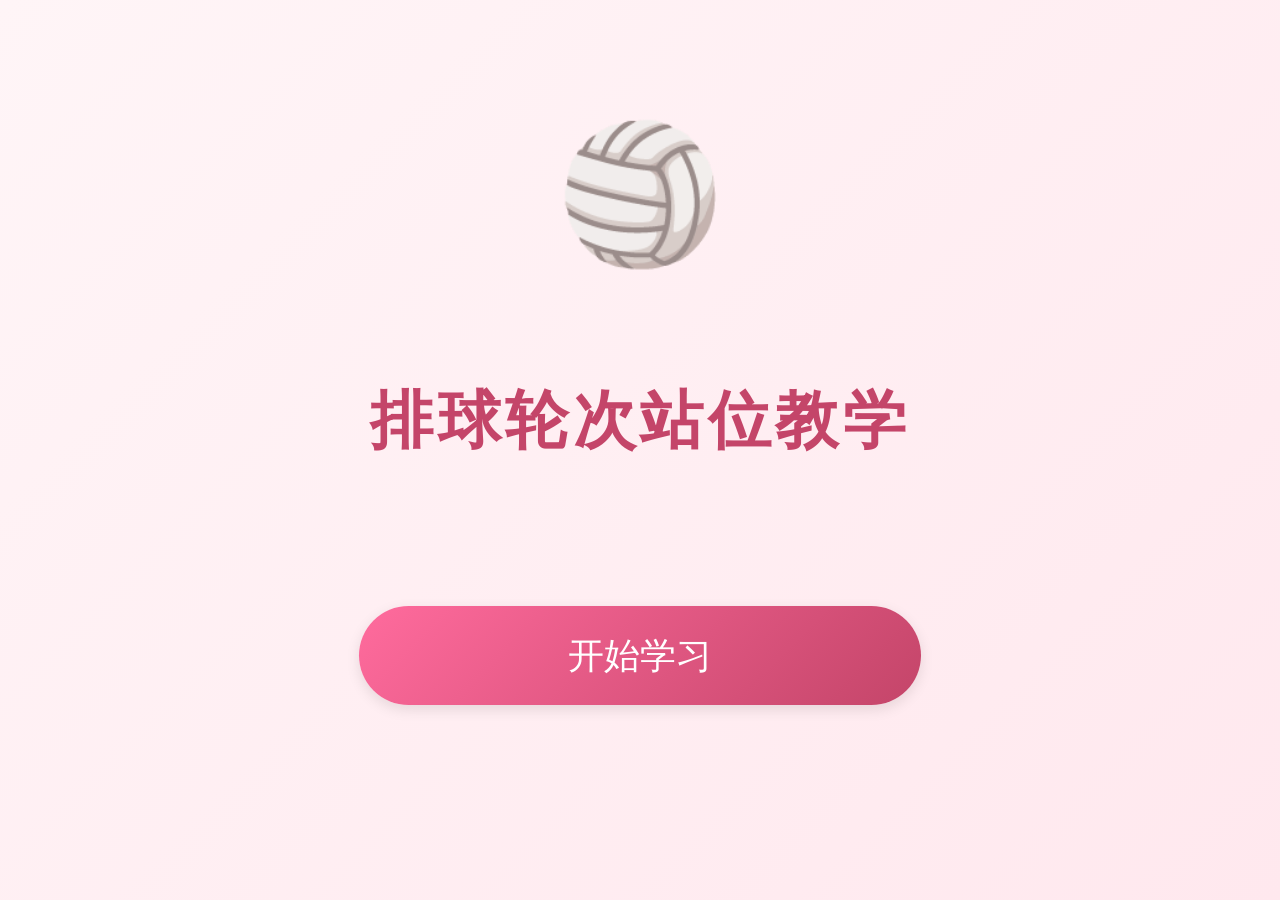
<file: index.html>
<!DOCTYPE html>
<html lang="zh-CN">

<head>
    <meta charset="UTF-8">
    <title>气排球站位工具</title>
    <script>
        location.replace('zh/index.html' + location.hash);
    </script>
</head>

<body>
    正在进入中文版……
</body>

</html>
</file>
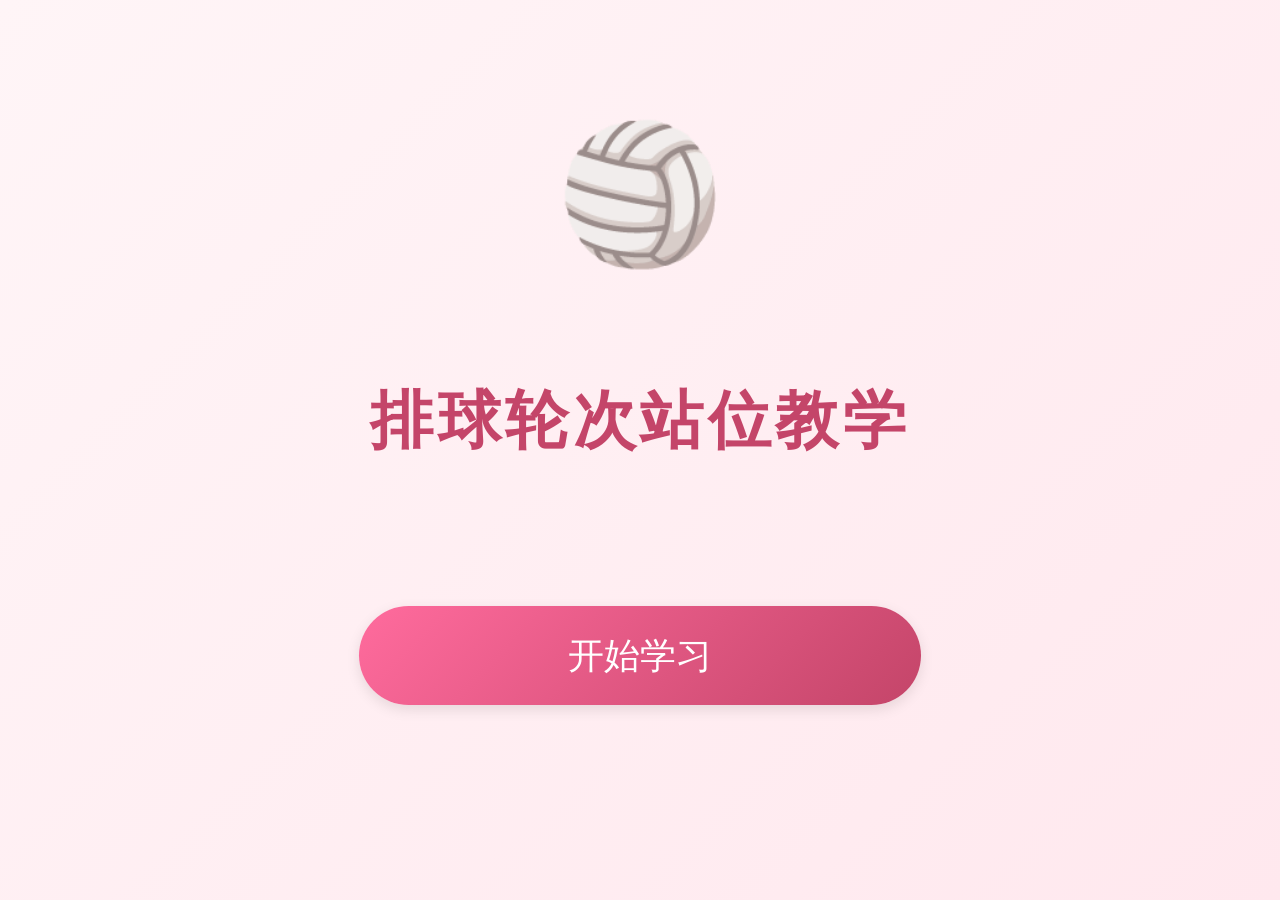
<file: en/index.html>
<!DOCTYPE html>
<html lang="en">
<head>
  <meta charset="UTF-8">
  <title>Volleyball Rotation Visualizer</title>
  <link rel="canonical" href="https://jerrypeibuilds.github.io/volleyball-setter/">
  <meta name="robots" content="noindex, follow">
  <meta http-equiv="refresh" content="0; url=../">
  <script>location.replace('../' + location.hash);</script>
</head>
<body>
  Redirecting to <a href="../">Volleyball Rotation Visualizer</a>…
</body>
</html>
</file>
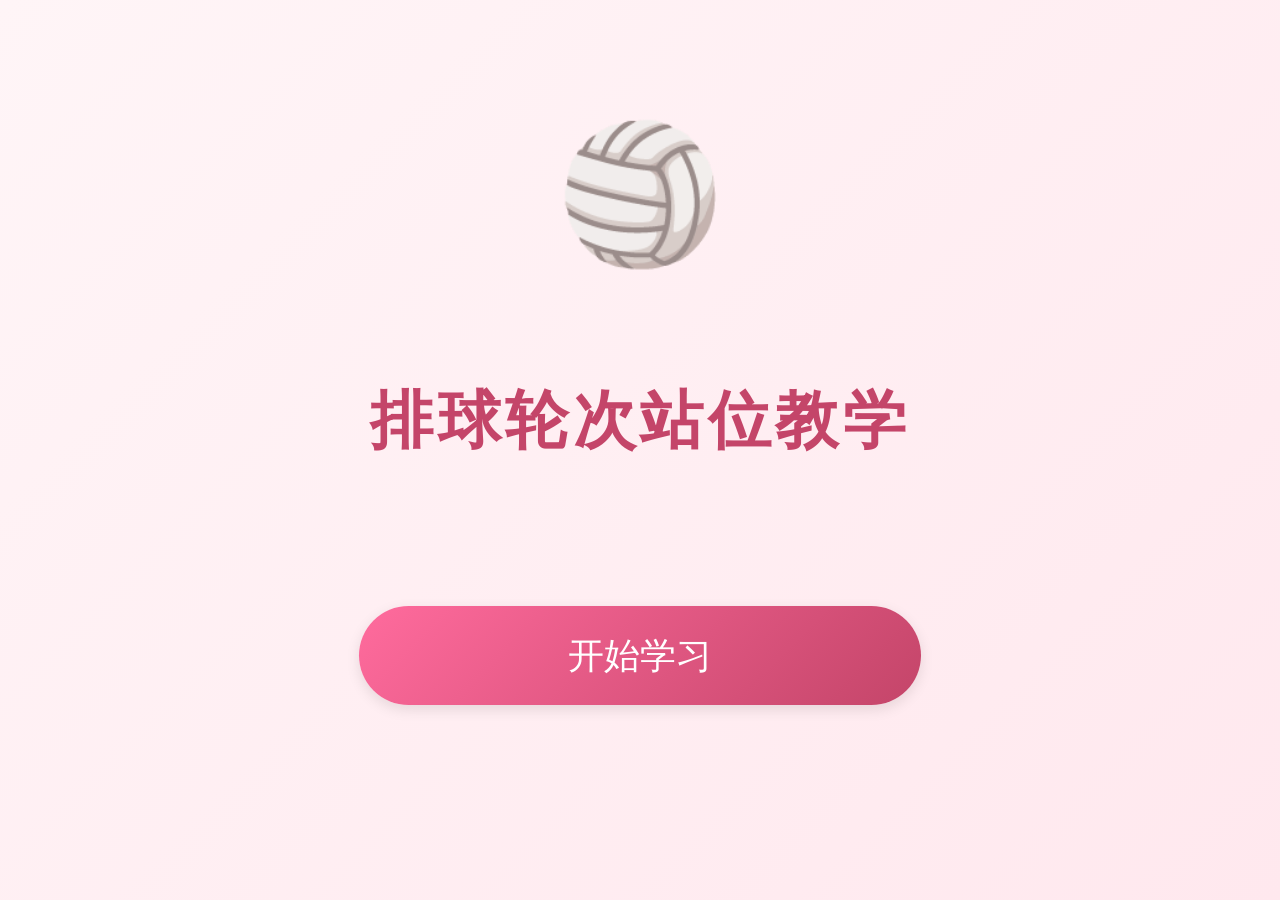
<file: zh/index.html>
<!DOCTYPE html>
<html lang="zh-CN">

<head>
  <meta charset="UTF-8">
  <meta name="viewport" content="width=device-width, initial-scale=1.0, maximum-scale=1.0, user-scalable=no">
  <meta name="description" content="排球站位可视化--自定义战术">
  <title>排球轮次站位可视化</title>

  <!-- Canonical & language alternates -->
  <link rel="canonical" href="https://jerrypeibuilds.github.io/volleyball-setter/zh/">
  <link rel="alternate" hreflang="zh-Hans" href="https://jerrypeibuilds.github.io/volleyball-setter/zh/">
  <link rel="alternate" hreflang="en" href="https://jerrypeibuilds.github.io/volleyball-setter/">
  <link rel="alternate" hreflang="x-default" href="https://jerrypeibuilds.github.io/volleyball-setter/">

  <link rel="stylesheet" href="../css/style.css">
</head>

<body>
  <!-- 语言切换按钮（固定右上角，所有页面可见） -->
  <!-- <div class="lang-switch" onclick="switchLang()">EN</div> -->
  <!-- 导入导出按钮 -->
  <div class="preset-actions">
    <div class="preset-menu-wrapper">
      <button class="preset-icon-btn" title="模板" onclick="togglePresetMenu(event)">模板</button>

      <div id="preset-menu" class="preset-menu">
        <button type="button" class="preset-menu-item" onclick="handlePresetMenuAction('import')">
          导入预设
        </button>
        <button type="button" class="preset-menu-item" onclick="handlePresetMenuAction('export')">
          导出配置
        </button>
      </div>
    </div>

    <input id="preset-file-input" type="file" accept=".json,application/json" style="display: none;"
      onchange="importPositionPreset(event)">
  </div>

  <!-- 左侧抽屉：默认折叠，可编辑自定义笔记 -->
  <aside id="side-drawer" class="side-drawer">
    <div class="drawer-panel">
      <div class="drawer-header">
        <span>自定义内容</span>
        <button class="drawer-close" onclick="toggleDrawer(false)">收起</button>
      </div>

      <textarea id="drawer-note" class="drawer-note" maxlength="500" placeholder="这里可以记录队员说明、站位备注或训练重点"
        oninput="saveDrawerNote()"></textarea>
    </div>

    <button class="drawer-toggle" onclick="toggleDrawer()">备注</button>
  </aside>

  <!-- 首页 -->
  <div id="index-page" class="page active">
    <div class="container index-container">
      <!-- 顶部装饰 -->
      <div class="header-decoration">
        <span class="volleyball-icon">🏐</span>
      </div>

      <!-- 主标题 -->
      <div class="title-wrapper fade-in">
        <h1 class="main-title">排球轮次站位教学</h1>
        <p class="subtitle"></p>
      </div>

      <!-- 功能按钮组 -->
      <div class="button-group">
        <!-- 开始学习按钮 -->
        <div class="btn btn-primary" onclick="goToSetter()">
          <span>开始学习</span>
        </div>
      </div>

      <!-- 底部说明 -->
      <div class="footer-info">
        <p class="info-text"></p>
        <p class="info-text"></p>
      </div>
    </div>
  </div>

  <!-- 二传插上主页面 -->
  <div id="setter-page" class="page">
    <div class="container setter-container">
      <!-- 返回按钮 -->
      <div class="nav-back" onclick="goBack()">
        <span>← 返回</span>
      </div>

      <!-- 站位模板标题 -->
      <div class="formation-title-row">
        <span class="formation-title-label">站位名:</span>
        <input id="formation-title-input" class="formation-title-input" maxlength="30" value="默认站位"
          oninput="saveFormationTitle()">
      </div>

      <!-- 顶部信息栏 -->
      <div class="top-info">
        <div class="rotation-info">
          <span class="rotation-label">当前轮次：</span>
          <span class="rotation-value" id="rotation-display">第 1 轮</span>
          <div class="scene-switch-group" id="scene-switch-group">
            <button class="scene-switch-btn active" id="serve-scene-btn" type="button"
              onclick="setPositionScene('serve')">
              发球
            </button>

            <button class="scene-switch-btn" id="receive-scene-btn" type="button" onclick="setPositionScene('receive')">
              接发
            </button>
          </div>
        </div>
      </div>

      <!-- 球场区域 -->
      <div class="court-wrapper">
        <div class="court-container" id="court">
          <!-- 位置区域标注（浅色背景数字，固定在场地上） -->
          <div id="court-label-1" class="position-label" style="left: 66.7%; top: 74%;">1</div> <!-- 右后角 -->
          <div id="court-label-2" class="position-label front-row" style="left: 83.3%; top: 26%;">2</div> <!-- 右前角 -->
          <div id="court-label-3" class="position-label front-row" style="left: 50%; top: 26%;">3</div> <!-- 中前 -->
          <div id="court-label-4" class="position-label front-row" style="left: 16.7%; top: 26%;">4</div> <!-- 左前角 -->
          <div id="court-label-5" class="position-label" style="left: 33.3%; top: 74%;">5</div> <!-- 左后角 -->

          <!-- 球网 -->
          <div class="net"></div>

          <!-- 6个位置的球员（由JavaScript动态创建） -->
          <div id="players-container"></div>

          <button id="reset-position-btn" class="position-reset-btn" type="button"
            onclick="resetCurrentRotationPositionsToBase()">
            重置
          </button>
        </div>
      </div>

      <!-- 提示信息 (已移除) -->
      <!--
      <div class="tip" id="status-tip">
        <span class="tip-icon">💡</span>
        <span class="tip-text" id="status-text">二传在前排2号位，理想传球位置，不需要插上</span>
      </div>
      -->

      <!-- 改名提示 -->
      <div class="edit-hint">💡 点击任意球员，可改成真实姓名</div>
      <div class="edit-hint beta-version">（测试中）如果样式有问题清一下浏览器缓存</div>

      <!-- 控制按钮 -->
      <div class="control-panel">
        <div class="button-row">
          <div class="btn btn-control" id="prev-btn" onclick="prevRotation()">
            <span>◀ 上一轮</span>
          </div>
          <div class="btn btn-control btn-primary" id="next-btn" onclick="nextRotation()">
            <span id="next-btn-text">下一轮 ▶</span>
          </div>
        </div>
        <!-- 变化/恢复原位 + 编辑/保存：基础模式只显示变化；变化模式显示 2:1 两按钮 -->
        <div class="button-row position-action-row" id="position-action-row" style="margin-top: 1.25rem;">
          <div class="btn btn-control btn-secondary position-toggle-btn" id="toggle-position-btn"
            onclick="togglePosition()">
            变化 →
          </div>
          <div class="btn btn-control btn-secondary position-edit-btn" id="edit-position-btn"
            onclick="togglePositionEdit()">
            编辑
          </div>
        </div>
      </div>
    </div>
  </div>

  <!-- 开轮位置选择模态框 -->
  <div id="start-pos-modal" class="modal">
    <div class="modal-content modal-picker">
      <div class="modal-header">
        <span class="modal-icon">⚙️</span>
        <span class="modal-title">设置起始位置</span>
        <span class="close-modal" onclick="closeStartPosModal()">×</span>
      </div>
      <div class="modal-body picker-body">

        <div class="picker-sentence picker-sentence-player">
          <span>你想要谁从1号位开始：</span>

          <div class="wheel-container player-wheel-container">
            <div class="wheel-highlight"></div>

            <div class="wheel-scroll" id="pos-wheel" onscroll="checkWheelSelection()">
              <!-- 这里由 JS 动态渲染当前五个球员姓名 -->
            </div>
          </div>
        </div>

        <div class="btn btn-primary btn-small" onclick="confirmWheelSelection()"
          style="margin-top: 20px; height: 3.5rem; line-height: 3.5rem; font-size: 1.5rem;">
          确定
        </div>

      </div>
    </div>
  </div>

  <!-- JavaScript -->
  <script src="js/rotation.js"></script>
  <script src="js/preset-core.js"></script>
  <script src="js/position-editor.js"></script>
  <script src="js/app.js"></script>
  <script src="js/export-image.js"></script>
  <script src="js/preset-web.js"></script>
</body>

</html>
</file>
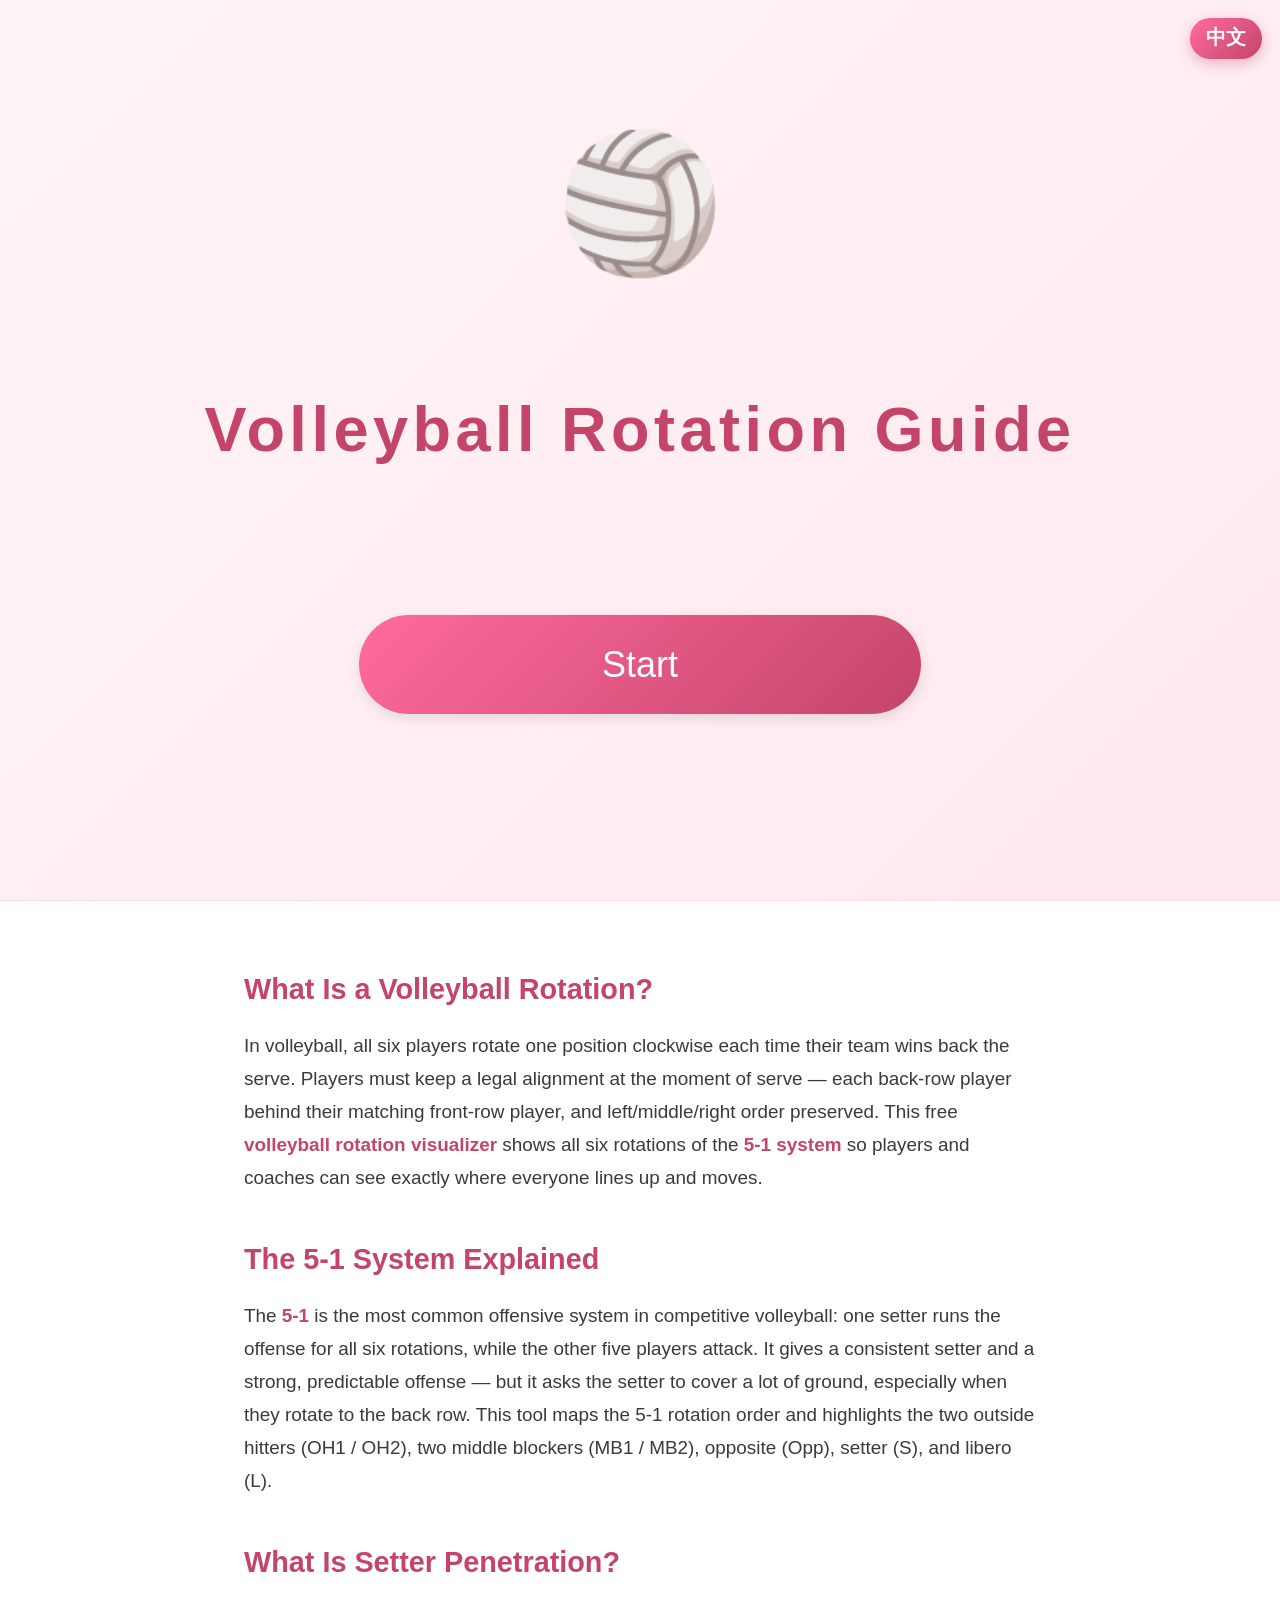
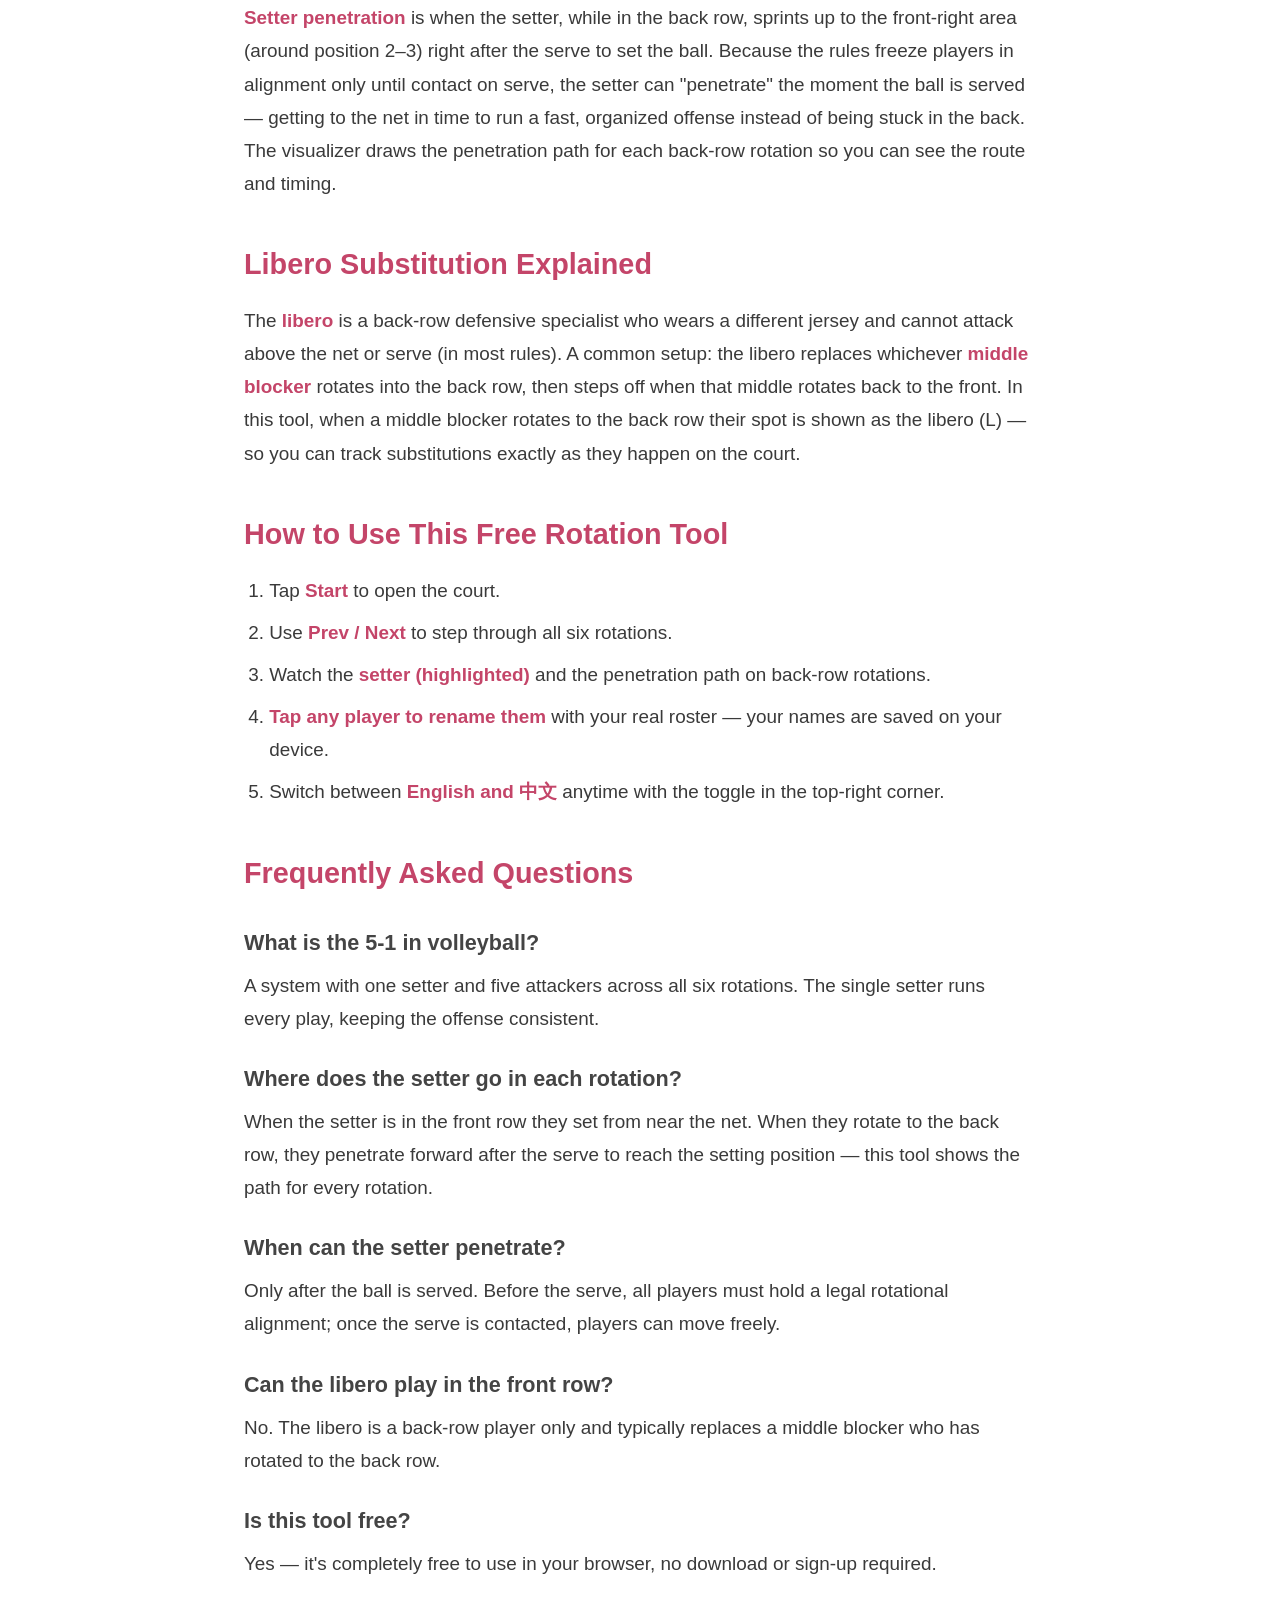
<file: index_en.html>
<!DOCTYPE html>
<html lang="en">
<head>
  <meta charset="UTF-8">
  <meta name="viewport" content="width=device-width, initial-scale=1.0, maximum-scale=1.0, user-scalable=no">
  <title>Volleyball Rotation Visualizer – 5-1 System & Setter Penetration</title>
  <meta name="description" content="Free interactive volleyball rotation tool. Visualize all 6 rotations of the 5-1 system, setter penetration paths and libero swaps, and rename players for your own team.">
  <meta name="keywords" content="volleyball rotation, 5-1 rotation, setter penetration, volleyball positions, libero, volleyball rotation visualizer, volleyball lineup">

  <!-- Canonical & language alternates -->
  <link rel="canonical" href="https://jerrypeibuilds.github.io/volleyball-setter/">
  <link rel="alternate" hreflang="en" href="https://jerrypeibuilds.github.io/volleyball-setter/">
  <link rel="alternate" hreflang="zh-Hans" href="https://jerrypeibuilds.github.io/volleyball-setter/zh/">
  <link rel="alternate" hreflang="x-default" href="https://jerrypeibuilds.github.io/volleyball-setter/">

  <!-- Open Graph / social share -->
  <meta property="og:type" content="website">
  <meta property="og:title" content="Volleyball Rotation Visualizer – 5-1 System & Setter Penetration">
  <meta property="og:description" content="Free interactive tool to visualize all 6 rotations of the 5-1 system, setter penetration and libero swaps. Rename players for your own team.">
  <meta property="og:url" content="https://jerrypeibuilds.github.io/volleyball-setter/">
  <meta property="og:site_name" content="Volleyball Rotation Visualizer">
  <meta name="twitter:card" content="summary_large_image">
  <meta name="twitter:title" content="Volleyball Rotation Visualizer – 5-1 System & Setter Penetration">
  <meta name="twitter:description" content="Free interactive volleyball rotation tool: 5-1 system, setter penetration, libero swaps, custom player names.">

  <!-- Structured data: free web app -->
  <script type="application/ld+json">
  {
    "@context": "https://schema.org",
    "@type": "WebApplication",
    "name": "Volleyball Rotation Visualizer",
    "url": "https://jerrypeibuilds.github.io/volleyball-setter/",
    "applicationCategory": "SportsApplication",
    "operatingSystem": "Web browser",
    "description": "Free interactive volleyball rotation tool. Visualize all 6 rotations of the 5-1 system, setter penetration paths and libero swaps, and rename players for your own team.",
    "offers": { "@type": "Offer", "price": "0", "priceCurrency": "USD" }
  }
  </script>

  <!-- Structured data: FAQ -->
  <script type="application/ld+json">
  {
    "@context": "https://schema.org",
    "@type": "FAQPage",
    "mainEntity": [
      {
        "@type": "Question",
        "name": "What is the 5-1 in volleyball?",
        "acceptedAnswer": { "@type": "Answer", "text": "A system with one setter and five attackers across all six rotations. The single setter runs every play, keeping the offense consistent." }
      },
      {
        "@type": "Question",
        "name": "Where does the setter go in each rotation?",
        "acceptedAnswer": { "@type": "Answer", "text": "When the setter is in the front row they set from near the net. When they rotate to the back row, they penetrate forward after the serve to reach the setting position." }
      },
      {
        "@type": "Question",
        "name": "When can the setter penetrate?",
        "acceptedAnswer": { "@type": "Answer", "text": "Only after the ball is served. Before the serve, all players must hold a legal rotational alignment; once the serve is contacted, players can move freely." }
      },
      {
        "@type": "Question",
        "name": "Can the libero play in the front row?",
        "acceptedAnswer": { "@type": "Answer", "text": "No. The libero is a back-row player only and typically replaces a middle blocker who has rotated to the back row." }
      },
      {
        "@type": "Question",
        "name": "Is this tool free?",
        "acceptedAnswer": { "@type": "Answer", "text": "Yes, it is completely free to use in your browser, with no download or sign-up required." }
      }
    ]
  }
  </script>

  <link rel="stylesheet" href="css/style.css">
</head>
<body>
  <!-- Language switch button (fixed top-right, visible on all pages) -->
  <div class="lang-switch" onclick="switchLang()">中文</div>

  <!-- Home Page -->
  <div id="index-page" class="page active">
    <div class="container index-container">
      <div class="header-decoration">
        <span class="volleyball-icon">🏐</span>
      </div>

      <div class="title-wrapper fade-in">
        <h1 class="main-title">Volleyball Rotation Guide</h1>
        <p class="subtitle"></p>
      </div>

      <div class="button-group">
        <div class="btn btn-primary" onclick="goToSetter()">
          <span>Start</span>
        </div>
        <div class="btn btn-secondary" onclick="goToTutorial()" style="display: none;">
          <span>Rules</span>
        </div>
      </div>

      <div class="footer-info">
        <p class="info-text"></p>
      </div>
    </div>

    <!-- SEO content (scroll below the tool) -->
    <section class="seo-content">
      <article>
        <h2>What Is a Volleyball Rotation?</h2>
        <p>In volleyball, all six players rotate one position clockwise each time their team wins back the serve. Players must keep a legal alignment at the moment of serve — each back-row player behind their matching front-row player, and left/middle/right order preserved. This free <strong>volleyball rotation visualizer</strong> shows all six rotations of the <strong>5‑1 system</strong> so players and coaches can see exactly where everyone lines up and moves.</p>

        <h2>The 5‑1 System Explained</h2>
        <p>The <strong>5‑1</strong> is the most common offensive system in competitive volleyball: one setter runs the offense for all six rotations, while the other five players attack. It gives a consistent setter and a strong, predictable offense — but it asks the setter to cover a lot of ground, especially when they rotate to the back row. This tool maps the 5‑1 rotation order and highlights the two outside hitters (OH1 / OH2), two middle blockers (MB1 / MB2), opposite (Opp), setter (S), and libero (L).</p>

        <h2>What Is Setter Penetration?</h2>
        <p><strong>Setter penetration</strong> is when the setter, while in the back row, sprints up to the front-right area (around position 2–3) right after the serve to set the ball. Because the rules freeze players in alignment only until contact on serve, the setter can "penetrate" the moment the ball is served — getting to the net in time to run a fast, organized offense instead of being stuck in the back. The visualizer draws the penetration path for each back-row rotation so you can see the route and timing.</p>

        <h2>Libero Substitution Explained</h2>
        <p>The <strong>libero</strong> is a back-row defensive specialist who wears a different jersey and cannot attack above the net or serve (in most rules). A common setup: the libero replaces whichever <strong>middle blocker</strong> rotates into the back row, then steps off when that middle rotates back to the front. In this tool, when a middle blocker rotates to the back row their spot is shown as the libero (L) — so you can track substitutions exactly as they happen on the court.</p>

        <h2>How to Use This Free Rotation Tool</h2>
        <ol>
          <li>Tap <strong>Start</strong> to open the court.</li>
          <li>Use <strong>Prev / Next</strong> to step through all six rotations.</li>
          <li>Watch the <strong>setter (highlighted)</strong> and the penetration path on back-row rotations.</li>
          <li><strong>Tap any player to rename them</strong> with your real roster — your names are saved on your device.</li>
          <li>Switch between <strong>English and 中文</strong> anytime with the toggle in the top-right corner.</li>
        </ol>

        <h2>Frequently Asked Questions</h2>
        <h3>What is the 5‑1 in volleyball?</h3>
        <p>A system with one setter and five attackers across all six rotations. The single setter runs every play, keeping the offense consistent.</p>
        <h3>Where does the setter go in each rotation?</h3>
        <p>When the setter is in the front row they set from near the net. When they rotate to the back row, they penetrate forward after the serve to reach the setting position — this tool shows the path for every rotation.</p>
        <h3>When can the setter penetrate?</h3>
        <p>Only after the ball is served. Before the serve, all players must hold a legal rotational alignment; once the serve is contacted, players can move freely.</p>
        <h3>Can the libero play in the front row?</h3>
        <p>No. The libero is a back-row player only and typically replaces a middle blocker who has rotated to the back row.</p>
        <h3>Is this tool free?</h3>
        <p>Yes — it's completely free to use in your browser, no download or sign-up required.</p>
      </article>
    </section>
  </div>

  <!-- Tutorial Page -->
  <div id="tutorial-page" class="page">
    <div class="container tutorial-container">
      <div class="nav-back" onclick="goBack()">
        <span>← Back</span>
      </div>

      <div class="page-title">
        <h1 class="title">Setter Penetration Rules</h1>
      </div>

      <div class="card fade-in">
        <div class="card-title">
          <span class="title-icon">📍</span>
          <span class="title-text">What is Setter Penetration?</span>
        </div>
        <div class="card-content">
          <p class="content-text">
            Setter penetration is a key technique in volleyball. When the setter rotates to the back row, they must quickly move to the front row (between positions 2-3) after the serve to maintain the ideal setting position.
          </p>
        </div>
      </div>

      <div class="card fade-in">
        <div class="card-title">
          <span class="title-icon">🎯</span>
          <span class="title-text">The 6 Court Positions</span>
        </div>
        <div class="card-content">
          <div class="position-diagram">
            <div class="position-row front-row">
              <div class="position-item">
                <span class="position-number">④</span>
                <span class="position-name">Left Front</span>
              </div>
              <div class="position-item">
                <span class="position-number">③</span>
                <span class="position-name">Middle Front</span>
              </div>
              <div class="position-item">
                <span class="position-number">②</span>
                <span class="position-name">Right Front</span>
              </div>
            </div>
            <div class="net-line">
              <span>══════ NET ══════</span>
            </div>
            <div class="position-row back-row">
              <div class="position-item">
                <span class="position-number">⑤</span>
                <span class="position-name">Left Back</span>
              </div>
              <div class="position-item">
                <span class="position-number">⑥</span>
                <span class="position-name">Middle Back</span>
              </div>
              <div class="position-item">
                <span class="position-number">①</span>
                <span class="position-name">Right Back</span>
              </div>
            </div>
          </div>
          <p class="content-text" style="margin-top: 20px;">
            Front row: positions 2, 3, 4 (attack near the net)<br>
            Back row: positions 1, 5, 6 (mainly defense)
          </p>
        </div>
      </div>

      <div class="card fade-in">
        <div class="card-title">
          <span class="title-icon">🔄</span>
          <span class="title-text">Front Row vs Back Row</span>
        </div>
        <div class="card-content">
          <div class="compare-section">
            <div class="compare-item">
              <p class="compare-title">✅ Setter in Front Row</p>
              <p class="compare-text">Ideal position — can set directly without penetrating</p>
            </div>
            <div class="compare-item">
              <p class="compare-title">⚠️ Setter in Back Row</p>
              <p class="compare-text">Too far from the net — must penetrate to front row after the serve</p>
            </div>
          </div>
        </div>
      </div>

      <div class="card fade-in">
        <div class="card-title">
          <span class="title-icon">💡</span>
          <span class="title-text">Why Penetrate?</span>
        </div>
        <div class="card-content">
          <div class="reason-list">
            <div class="reason-item">
              <span class="reason-number">1</span>
              <span class="reason-text">Maintain the best setting position to feed OH and MB</span>
            </div>
            <div class="reason-item">
              <span class="reason-number">2</span>
              <span class="reason-text">React quickly to improve attack efficiency</span>
            </div>
            <div class="reason-item">
              <span class="reason-number">3</span>
              <span class="reason-text">Keep the offensive system consistent every rotation</span>
            </div>
          </div>
        </div>
      </div>

      <div class="card fade-in">
        <div class="card-title">
          <span class="title-icon">⏰</span>
          <span class="title-text">When to Penetrate?</span>
        </div>
        <div class="card-content">
          <p class="content-text highlight-text">
            ⚡ Penetrate immediately after the serve!
          </p>
          <p class="content-text">
            Note: Before the serve, back-row players must stay behind their corresponding front-row players. Movement is free after the serve.
          </p>
        </div>
      </div>

      <div class="bottom-actions">
        <div class="btn btn-primary" onclick="goToSetter()">
          <span>Start Practicing</span>
        </div>
      </div>
    </div>
  </div>

  <!-- Main Court Page -->
  <div id="setter-page" class="page">
    <div class="container setter-container">
      <div class="nav-back" onclick="goBack()">
        <span>← Back</span>
      </div>

      <div class="top-info">
        <div class="rotation-info">
          <span class="rotation-label">Rotation: </span>
          <span class="rotation-value" id="rotation-display">Round 1</span>
          <span class="serve-icon" id="serve-indicator" style="display: none;">Pipe</span>
          <span class="actual-pos-label" id="actual-pos-label" style="display: none;">Receive Formation</span>
        </div>
      </div>

      <div class="court-wrapper">
        <div class="court-container" id="court">
          <div id="court-label-1" class="position-label" style="left: 83.3%; top: 74%;">1</div>
          <div id="court-label-2" class="position-label front-row" style="left: 83.3%; top: 26%;">2</div>
          <div id="court-label-3" class="position-label front-row" style="left: 50%; top: 26%;">3</div>
          <div id="court-label-4" class="position-label front-row" style="left: 16.7%; top: 26%;">4</div>
          <div id="court-label-5" class="position-label" style="left: 16.7%; top: 74%;">5</div>
          <div id="court-label-6" class="position-label" style="left: 50%; top: 74%;">6</div>

          <canvas id="penetration-canvas" class="penetration-canvas" width="600" height="800"></canvas>
          <div class="net"></div>
          <div id="players-container"></div>

          <div id="setter-shadow" class="player player-shadow" style="display: none;">
            <div class="player-content">
              <span class="player-number" id="shadow-number"></span>
              <span class="player-role">Start</span>
            </div>
          </div>
        </div>
      </div>

      <!-- Rename hint -->
      <div class="edit-hint">💡 Tap any player to set a real name</div>

      <div class="control-panel">
        <div class="button-row">
          <div class="btn btn-control" id="prev-btn" onclick="prevRotation()">
            <span>◀ Prev</span>
          </div>
          <div class="btn btn-control btn-primary" id="next-btn" onclick="nextRotation()">
            <span id="next-btn-text">Next ▶</span>
          </div>
        </div>
        <div class="button-row" style="margin-top: 1.25rem;">
          <div class="btn btn-control btn-secondary" id="toggle-position-btn" onclick="togglePosition()">
            Move ➜
          </div>
        </div>
      </div>

      <div class="help-button" onclick="goToTutorial()" style="display: none;">
        <span>❓ View Rules</span>
      </div>
    </div>
  </div>

  <!-- Back Rotation Modal -->
  <div id="rotation-modal" class="modal">
    <div class="modal-content">
      <div class="modal-header">
        <span class="modal-icon">🏐</span>
        <span class="modal-title">What is Pipe Rotation?</span>
        <span class="close-modal" onclick="closeModal()">×</span>
      </div>
      <div class="modal-body">
        <p>Pipe rotation means the <strong>Opposite</strong> has rotated to <strong>position 4</strong> in the front row.</p>
        <p>So when <strong>receiving serve</strong>, they attack from <strong>position 4</strong>.</p>
      </div>
    </div>
  </div>

  <!-- Starting Position Modal -->
  <div id="start-pos-modal" class="modal">
    <div class="modal-content modal-picker">
      <div class="modal-header">
        <span class="modal-icon">⚙️</span>
        <span class="modal-title">Set Starting Position</span>
        <span class="close-modal" onclick="closeStartPosModal()">×</span>
      </div>
      <div class="modal-body picker-body">
        <div class="picker-sentence">
          <span>Setter starts at position</span>

          <div class="wheel-container">
            <div class="wheel-highlight"></div>
            <div class="wheel-scroll" id="pos-wheel" onscroll="checkWheelSelection()">
              <div class="wheel-item placeholder"></div>
              <div class="wheel-item" data-val="1">1</div>
              <div class="wheel-item" data-val="6">6</div>
              <div class="wheel-item" data-val="5">5</div>
              <div class="wheel-item" data-val="4">4</div>
              <div class="wheel-item" data-val="3">3</div>
              <div class="wheel-item" data-val="2">2</div>
              <div class="wheel-item placeholder"></div>
            </div>
          </div>

          <span>?</span>
        </div>

        <div class="btn btn-primary btn-small" onclick="confirmWheelSelection()" style="margin-top: 20px; height: 3.5rem; line-height: 3.5rem; font-size: 1.5rem;">
          Confirm
        </div>
      </div>
    </div>
  </div>

  <script src="js/rotation.js"></script>
  <script src="js/app.js"></script>
</body>
</html>
</file>
<file: css/style.css>
/**
 * 排球二传插上教学 - Web版样式
 * 将小程序的rpx单位转换为rem单位，实现响应式设计
 * 1rem = 16px (基准)，1rpx = 0.5px (750rpx设计稿)
 */

/* ========== 全局样式 ========== */

* {
  margin: 0;
  padding: 0;
  box-sizing: border-box;
}

html {
  /* 设置基准字体大小，用于rem计算 */
  font-size: 16px;
}

body {
  background-color: #FFF5F7;
  font-family: -apple-system, BlinkMacSystemFont, 'Segoe UI', 'PingFang SC', 'Hiragino Sans GB', 'Microsoft YaHei', sans-serif;
  font-size: 0.875rem;
  /* 14px */
  color: #333333;
  line-height: 1.6;
  overflow-x: hidden;
}

/* ========== 页面切换 ========== */

.page {
  display: none;
  min-height: 100vh;
  animation: pageIn 0.3s ease;
}

.page.active {
  display: block;
}

@keyframes pageIn {
  from {
    opacity: 0;
    transform: translateX(20px);
  }

  to {
    opacity: 1;
    transform: translateX(0);
  }
}

/* ========== 返回按钮 ========== */

.nav-back {
  position: fixed;
  top: 1.25rem;
  left: 1.25rem;
  padding: 0.625rem 1.25rem;
  background-color: rgba(255, 255, 255, 0.9);
  border-radius: 1.25rem;
  cursor: pointer;
  z-index: 1000;
  box-shadow: 0 0.25rem 0.75rem rgba(0, 0, 0, 0.1);
  transition: all 0.3s ease;
}

.nav-back:hover {
  background-color: #fff;
  transform: translateX(-0.25rem);
}

.nav-back span {
  color: #FF6B9D;
  font-size: 0.875rem;
  font-weight: 500;
}

/* ========== 容器 ========== */

.container {
  display: flex;
  flex-direction: column;
  align-items: center;
  min-height: 100vh;
  padding: 2.5rem 1.25rem;
}

/* ========== 首页样式 ========== */

.index-container {
  justify-content: center;
  background: linear-gradient(135deg, #FFF5F7 0%, #FFE8EE 100%);
}

.header-decoration {
  margin-bottom: 3.75rem;
}

.volleyball-icon {
  font-size: 7.5rem;
  animation: bounce 2s ease-in-out infinite;
}

@keyframes bounce {

  0%,
  100% {
    transform: translateY(0);
  }

  50% {
    transform: translateY(-1.25rem);
  }
}

.title-wrapper {
  display: flex;
  flex-direction: column;
  align-items: center;
  margin-bottom: 5rem;
}

.main-title {
  font-size: 3.5rem;
  font-weight: bold;
  color: #C44569;
  margin-bottom: 1.25rem;
  text-align: center;
  letter-spacing: 0.25rem;
}

.subtitle {
  font-size: 1.75rem;
  color: #888888;
  text-align: center;
}

.button-group {
  width: 100%;
  max-width: 31.25rem;
  margin-bottom: 3.75rem;
}

.footer-info {
  display: flex;
  flex-direction: column;
  align-items: center;
  gap: 1rem;
  animation: fadeIn 1s ease 0.5s both;
}

.info-text {
  font-size: 1.5rem;
  color: #999999;
  text-align: center;
  line-height: 1.8;
}

/* ========== 按钮通用样式 ========== */

.btn {
  width: 100%;
  max-width: 31.25rem;
  height: 5.5rem;
  line-height: 5.5rem;
  text-align: center;
  border-radius: 2.75rem;
  font-size: 2rem;
  margin: 1.25rem auto;
  transition: background-color 0.3s ease, color 0.3s ease, box-shadow 0.3s ease, transform 0.2s ease, opacity 0.2s ease;
  white-space: nowrap;
  overflow: hidden;
  text-overflow: ellipsis;
  box-shadow: 0 0.25rem 0.75rem rgba(0, 0, 0, 0.1);
  cursor: pointer;
  user-select: none;
}

.btn-primary {
  background: linear-gradient(135deg, #FF6B9D 0%, #C44569 100%);
  color: #FFFFFF;
}

.btn-primary:hover {
  opacity: 0.9;
  transform: translateY(-0.125rem);
  box-shadow: 0 0.375rem 1rem rgba(255, 107, 157, 0.3);
}

.btn-primary:active {
  opacity: 0.8;
  transform: scale(0.98);
}

.btn-secondary {
  background-color: #FFFFFF;
  color: #FF6B9D;
  border: 0.125rem solid #FF6B9D;
}

.btn-secondary:hover {
  background-color: #FFF5F7;
}

.btn-secondary:active {
  transform: scale(0.98);
}

.btn-disabled {
  background-color: #E0E0E0 !important;
  color: #9E9E9E !important;
  box-shadow: none !important;
  pointer-events: none;
  opacity: 0.6;
  cursor: not-allowed;
}

/* ========== 卡片样式 ========== */

.card {
  background-color: #FFFFFF;
  border-radius: 1.5rem;
  padding: 2.5rem;
  margin: 1.25rem 0;
  box-shadow: 0 0.25rem 1rem rgba(0, 0, 0, 0.08);
  width: 100%;
  max-width: 37.5rem;
}

.card-title {
  display: flex;
  align-items: center;
  margin-bottom: 1.5rem;
  padding-bottom: 1rem;
  border-bottom: 0.125rem solid #F0F0F0;
}

.title-icon {
  font-size: 2.25rem;
  margin-right: 1rem;
}

.title-text {
  font-size: 2rem;
  font-weight: bold;
  color: #333333;
}

.card-content {
  line-height: 1.8;
}

.content-text {
  font-size: 1.75rem;
  color: #666666;
  display: block;
  margin-bottom: 1rem;
}

.highlight-text {
  color: #FF6B9D;
  font-weight: bold;
  font-size: 2rem;
  text-align: center;
  padding: 1.25rem 0;
}

/* ========== 提示框样式 ========== */

.tip {
  display: flex;
  align-items: center;
  padding: 1.5rem 2rem;
  background-color: #FFF9E6;
  border-left: 0.375rem solid #FF9800;
  border-radius: 0.5rem;
  margin: 1.25rem 0;
  width: 100%;
  max-width: 37.5rem;
  animation: slideIn 0.5s ease;
}

.tip-icon {
  font-size: 2.25rem;
  margin-right: 1rem;
  flex-shrink: 0;
}

.tip-text {
  flex: 1;
  font-size: 1.75rem;
  color: #666666;
  line-height: 1.5;
}

/* ========== 规则说明页样式 ========== */

.tutorial-container {
  padding-top: 5rem;
}

.page-title {
  margin-bottom: 2.5rem;
  animation: fadeIn 0.6s ease;
}

.page-title .title {
  font-size: 2.75rem;
  font-weight: bold;
  color: #C44569;
  text-align: center;
}

.position-diagram {
  background-color: #E8F5E9;
  border-radius: 1rem;
  padding: 1.875rem;
  margin: 1.25rem 0;
}

.position-row {
  display: flex;
  justify-content: space-around;
  margin: 1.25rem 0;
}

.position-item {
  display: flex;
  flex-direction: column;
  align-items: center;
  gap: 0.5rem;
}

.position-number {
  width: 5rem;
  height: 5rem;
  line-height: 5rem;
  text-align: center;
  font-size: 2rem;
  font-weight: bold;
  color: #FFFFFF;
  background-color: #FF6B9D;
  border-radius: 50%;
  box-shadow: 0 0.25rem 0.75rem rgba(255, 107, 157, 0.3);
}

.position-name {
  font-size: 1.5rem;
  color: #666666;
}

.net-line {
  text-align: center;
  color: #424242;
  font-size: 1.5rem;
  margin: 0.9375rem 0;
  font-weight: bold;
}

.compare-section {
  display: flex;
  flex-direction: column;
  gap: 1.5rem;
}

.compare-item {
  background-color: #F5F5F5;
  border-radius: 0.75rem;
  padding: 1.5rem;
  border-left: 0.375rem solid #FF6B9D;
}

.compare-title {
  display: block;
  font-size: 1.75rem;
  font-weight: bold;
  color: #333333;
  margin-bottom: 0.75rem;
}

.compare-text {
  display: block;
  font-size: 1.625rem;
  color: #666666;
  line-height: 1.6;
}

.reason-list {
  display: flex;
  flex-direction: column;
  gap: 1.25rem;
}

.reason-item {
  display: flex;
  align-items: flex-start;
  gap: 1rem;
}

.reason-number {
  flex-shrink: 0;
  width: 3rem;
  height: 3rem;
  line-height: 3rem;
  text-align: center;
  background-color: #FF6B9D;
  color: #FFFFFF;
  border-radius: 50%;
  font-size: 1.5rem;
  font-weight: bold;
}

.reason-text {
  flex: 1;
  font-size: 1.75rem;
  color: #666666;
  line-height: 3rem;
}

.bottom-actions {
  margin-top: 3.75rem;
  margin-bottom: 2.5rem;
  width: 100%;
}

/* ========== 二传插上主页面样式 ========== */

.setter-container {
  padding-top: 5rem;
}

.top-info {
  width: 100%;
  max-width: 37.5rem;
  margin-bottom: 1.875rem;
}

.rotation-info {
  display: flex;
  align-items: center;
  justify-content: center;
  background-color: #FFFFFF;
  border-radius: 1rem;
  padding: 1.5rem;
  box-shadow: 0 0.25rem 0.75rem rgba(0, 0, 0, 0.08);
}

.rotation-label {
  font-size: 1.75rem;
  color: #666666;
}

.rotation-value {
  font-size: 2.25rem;
  font-weight: bold;
  color: #FF6B9D;
  margin-left: 1rem;
}

.serve-icon {
  margin-left: 1rem;
  font-size: 1.75rem;
  color: #FF9800;
  font-weight: bold;
  cursor: pointer;
  /* ⚡️ 变成手型 */
  border-bottom: 2px dashed #FF9800;
  /* ⚡️ 虚线下划线暗示可点击 */
  padding-bottom: 2px;
  transition: all 0.3s ease;
}

.serve-icon:hover {
  transform: scale(1.1);
  color: #F57C00;
  border-bottom-color: #F57C00;
}

/* 新增：实际站位文字样式 */
.actual-pos-label {
  margin-left: 1.5rem;
  /* 增加左侧间距 */
  font-size: 1.75rem;
  /* ⚡️ 加大字号，与左侧“当前轮次”保持平衡 */
  color: #C44569;
  /* 深粉色，与标题主色调一致 */
  font-weight: 800;
  /* 特粗体，增加分量感 */
  letter-spacing: 0.1rem;
  /* 增加字间距，更具设计感 */
  text-shadow: 0 1px 2px rgba(196, 69, 105, 0.1);
  /* 轻微文字投影，增加质感 */
  padding-bottom: 2px;
  animation: slideInRight 0.4s cubic-bezier(0.175, 0.885, 0.32, 1.275);
  /* ⚡️ 弹性滑入动画 */
  white-space: nowrap;
  /* 防止换行 */
}

@keyframes slideInRight {
  from {
    opacity: 0;
    transform: translateX(-1.25rem);
  }

  to {
    opacity: 1;
    transform: translateX(0);
  }
}

/* ========== 模态框样式 ========== */
.modal {
  display: none;
  /* 默认隐藏 */
  position: fixed;
  z-index: 9999;
  left: 0;
  top: 0;
  width: 100%;
  height: 100%;
  background-color: rgba(0, 0, 0, 0.5);
  /* 半透明背景 */
  backdrop-filter: blur(5px);
  /* 背景模糊 */
  align-items: center;
  justify-content: center;
  animation: fadeIn 0.3s ease;
}

.modal.show {
  display: flex;
}

.modal-content {
  background-color: #fff;
  width: 85%;
  max-width: 400px;
  border-radius: 1.5rem;
  box-shadow: 0 10px 25px rgba(0, 0, 0, 0.2);
  padding: 2rem;
  position: relative;
  transform: scale(0.9);
  animation: popIn 0.3s cubic-bezier(0.175, 0.885, 0.32, 1.275) forwards;
}

@keyframes popIn {
  to {
    transform: scale(1);
  }
}

.modal-header {
  display: flex;
  align-items: center;
  margin-bottom: 1.5rem;
  border-bottom: 2px solid #F5F5F5;
  padding-bottom: 1rem;
}

.modal-icon {
  font-size: 2rem;
  margin-right: 0.8rem;
}

.modal-title {
  font-size: 1.75rem;
  font-weight: bold;
  color: #333;
  flex: 1;
}

.close-modal {
  font-size: 2.5rem;
  color: #999;
  cursor: pointer;
  line-height: 1;
}

.modal-body {
  font-size: 1.5rem;
  color: #555;
  line-height: 1.6;
}

.modal-body strong {
  color: #FF9800;
}

/* ========== 球场样式 ========== */

.court-wrapper {
  width: 100%;
  max-width: 37.5rem;
  margin-bottom: 1.875rem;
  animation: scaleIn 0.5s ease;
}

@keyframes scaleIn {
  from {
    opacity: 0;
    transform: scale(0.9);
  }

  to {
    opacity: 1;
    transform: scale(1);
  }
}

.court-container {
  position: relative;
  width: 100%;
  padding-top: 75%;
  /* 高宽比 3:4，横向球场 */
  background-color: #E8F5E9;
  border-radius: 0.25rem;
  /* ⚡️ 方案A：微圆角 */
  box-shadow: 0 0.5rem 1.5rem rgba(0, 0, 0, 0.12);
  overflow: hidden;
  margin: 0 auto;
}

/* Canvas画布 */
/* .penetration-canvas {
  position: absolute;
  left: 0;
  top: 0;
  width: 100%;
  height: 100%;
  z-index: 5;
  pointer-events: none;
} */


/* 场地边界线 */
.court-container::before {
  content: '';
  position: absolute;
  top: 2%;
  left: 3%;
  right: 3%;
  bottom: 2%;
  border-left: 3px solid #666;
  /* 左侧竖线 */
  border-right: 3px solid #666;
  /* 右侧竖线 */
  border-bottom: 3px solid #666;
  /* 底部横线 (原本隐藏，现在根据需要显示/隐藏，这里保留实线) */
  /* border-top: 3px solid #666;     ⚡️ 移除原来的上边框，交给 .net 元素来画更酷的球网 */
  border-radius: 0.25rem;
  pointer-events: none;
  z-index: 1;
}

/* 🏐 球网样式 (简约优化版) */
.net {
  position: absolute;
  top: 1.8%;
  left: 2.8%;
  /* 和边界线对齐 */
  right: 2.8%;
  height: 0.35rem;
  /* ⚡️ 变细，更加精致 */
  background:
    /* 简单的白色网格纹理 */
    repeating-linear-gradient(90deg, transparent, transparent 4px, rgba(255, 255, 255, 0.6) 4px, rgba(255, 255, 255, 0.6) 5px),
    linear-gradient(to bottom, #555, #444);
  /* 深灰色底 */

  border: 1px solid #333;
  box-shadow: 0 2px 4px rgba(0, 0, 0, 0.15);
  /* 淡淡的投影 */
  z-index: 5;
  border-radius: 1px;
}

/* 网柱装饰 (伪元素) - 改为简约的黑/灰色 */
.net::before,
.net::after {
  content: '';
  position: absolute;
  top: -50%;
  width: 0.25rem;
  /* 细一点 */
  height: 200%;
  background: #333;
  /* 深灰色网柱 */
  border-radius: 1px;
}

.net::before {
  left: -0.25rem;
}

.net::after {
  right: -0.25rem;
}

/* 三米线后场 */
.court-container::after {
  content: '';
  position: absolute;
  left: 3.5%;
  /* ⚡️ 稍微缩进，不硬撞边框 (原 3%) */
  right: 3.5%;
  /* ⚡️ 稍微缩进，不硬撞边框 (原 3%) */
  top: 50%;
  height: 2px;
  background-color: #666;
  /* 实线：和边界线颜色一致 */
  border-radius: 1px;
  /* ⚡️ 给线条端点加圆润 */
  z-index: 5;
  pointer-events: none;
  transition: top 0.3s ease;
  /* ⚡️ 添加过渡效果 */
}

/* 变化模式下的三米线位置 */
.court-container.variation::after {
  top: 33.3%;
  /* 上移到 1/3 处 */
}

/* 球员 */
.player {
  position: absolute;
  width: 5.5rem;
  /* ⚡️ 加大：从4.5rem改到5.5rem */
  height: 5.5rem;
  /* ⚡️ 加大：从4.5rem改到5.5rem */
  border-radius: 50%;
  display: flex;
  align-items: center;
  justify-content: center;
  z-index: 20;
  transform: translate(-50%, -50%);
  transition: all 0.6s cubic-bezier(0.34, 1.56, 0.64, 1);
  /* ⚡️ 恢复弹性动画 */
}

.player-content {
  display: flex;
  flex-direction: column;
  align-items: center;
  justify-content: center;
  cursor: pointer;
  /* ⚡️ 提示可点击改名 */
}

/* 改名提示条 */
.edit-hint {
  text-align: center;
  font-size: 1.1rem;
  color: #FF6B9D;
  margin: 0.5rem auto 0;
  opacity: 0.9;
  user-select: none;
}

/* 标题样式 */
.formation-title-row {
  width: 100%;
  max-width: 37.5rem;
  margin: 0 auto 1rem;
  display: flex;
  align-items: center;
  justify-content: center;
  color: #333333;
  font-size: 1.15rem;
  font-weight: 500;
  user-select: none;
}

.formation-title-label {
  flex-shrink: 0;
  color: #333333;
}

.formation-title-input {
  max-width: 10rem;
  min-width: 0;
  border: none;
  outline: none;
  background: transparent;
  color: #333333;
  font: inherit;
  font-weight: 600;
  text-align: center;
  padding: 0;
  margin-left: 0.25rem;

  overflow: hidden;
  text-overflow: ellipsis;
  white-space: nowrap;
}

.formation-title-input:focus {
  border-bottom: 1px dashed #333333;
}

/* 移动端补充 */
@media screen and (max-width: 480px) {
  .preset-actions {
    top: 1rem;
    right: 0.75rem;
  }

  .formation-title-row {
    margin-top: 1rem;
  }
}


.player-number {
  display: none;
  /* 隐藏数字 */
}

.player-role {
  font-size: 1.5rem;
  /* ⚡️ 调小以容纳3字标签（大主攻/小主攻），避免换行 */
  font-weight: bold;
  /* 加粗：让角色名更清晰 */
  color: #FFFFFF;
  text-align: center;
  /* 文字居中 */
  white-space: nowrap;
  /* ⚡️ 强制单行，3字标签不换行 */
}

.player-name-input {
  width: 4.5rem;
  /* ⚡️ 加宽：容纳真实姓名（最多5字符） */
  background: transparent;
  border: none;
  border-bottom: 2px solid rgba(255, 255, 255, 0.8);
  color: #FFFFFF;
  font-size: 1.5rem;
  /* ⚡️ 与 player-role 一致 */
  font-weight: bold;
  text-align: center;
  outline: none;
  padding: 0;
  caret-color: #FFFFFF;
}

/* 二传特殊样式 */
.player-setter {
  background: linear-gradient(135deg, #FFD54F 0%, #FFC107 100%);
  box-shadow: 0 0.375rem 1.25rem rgba(255, 193, 7, 0.5);
  border: 3px solid #fff;
  /* ⚡️ 增加白边，提升质感 */
  z-index: 25;
  animation: pulse 2s ease-in-out infinite;
}

@keyframes pulse {

  0%,
  100% {
    box-shadow: 0 0.375rem 1.25rem rgba(255, 193, 7, 0.5);
  }

  50% {
    box-shadow: 0 0.375rem 1.875rem rgba(255, 193, 7, 0.8);
  }
}

/* 其他球员 */
.player-other {
  /* ⚡️ 改为深蓝灰色渐变，增加对比度 */
  background: linear-gradient(135deg, #90A4AE 0%, #546E7A 100%);
  box-shadow: 0 0.25rem 0.75rem rgba(55, 71, 79, 0.3);
  border: 3px solid #fff;
  /* ⚡️ 增加白边，提升质感 */
}

/* 二传起始位置虚影 */
/* .player-shadow {
  background: rgba(255, 213, 79, 0.3);
  border: 0.1875rem dashed #FFD54F;
  z-index: 15;
} */

/* 位置区域标注（背景数字，固定在场地上） */
.position-label {
  position: absolute;
  font-size: 16.5rem;
  /* ⚡️ 统一调整为 16.5rem */
  font-weight: 900;
  /* 最粗字体 */
  color: rgba(0, 0, 0, 0.06);
  /* ⚡️ 极淡的水印色 */
  z-index: 2;
  /* 在场地线条上方，球员下方 */
  transform: translate(-50%, -50%);
  /* 居中对齐 */
  pointer-events: none;
  /* 鼠标穿透，不阻挡点击 */
  user-select: none;
  /* 不可选中 */
  line-height: 0.8;
  /* ⚡️ 稍微减小行高，让数字更紧凑 */
  font-family: Arial, sans-serif;
  /* 使用粗体效果好的字体 */
  transition: all 0.3s ease;
  /* ⚡️ 添加过渡效果 */
}

/* 变化模式下：隐藏所有背景数字 */
.court-container.variation .position-label {
  opacity: 0;
  transform: translate(-50%, -50%) scale(0.5);
  /* 缩小的同时消失，加点动效 */
}

/* ========== 滚轮选择器样式 ========== */
.modal-picker {
  max-width: 90vw;
  /* 使用视口宽度，确保足够宽 */
  width: auto;
  /* 自适应内容宽度 */
  min-width: 320px;
  padding: 3rem 1.5rem;
}

.picker-body {
  display: flex;
  flex-direction: column;
  align-items: center;
  width: 100%;
}

.picker-sentence {
  display: flex;
  flex-direction: row;
  flex-wrap: nowrap;
  /* 禁止 Flex 换行 */
  align-items: center;
  justify-content: center;
  font-size: 1.6rem;
  /* 稍微调小一点，保证容纳 */
  font-weight: bold;
  color: #333;
  margin: 2rem 0;
  gap: 0.5rem;
  /* 缩小间距 */
  width: 100%;
  white-space: nowrap;
  /* ⚡️ 核心：禁止文字内部换行 */
}

/* 适配小屏幕 */
@media screen and (max-width: 400px) {
  .picker-sentence {
    font-size: 1.3rem;
    /* 屏幕太窄时自动缩小字体，而不是换行 */
  }

  .wheel-container {
    transform: scale(0.9);
    /* 滚轮也稍微缩小 */
  }
}

/* 滚轮容器 */
.wheel-container {
  position: relative;
  width: 70px;
  /* 稍微改窄一点 */
  height: 150px;
  overflow: hidden;
  background: #fff;
  border-radius: 12px;
  box-shadow: 0 4px 12px rgba(0, 0, 0, 0.08);
  border: 1px solid #f0f0f0;
  mask-image: linear-gradient(to bottom, transparent, black 20%, black 80%, transparent);
  -webkit-mask-image: linear-gradient(to bottom, transparent, black 20%, black 80%, transparent);
  flex-shrink: 0;
  /* 防止滚轮被压缩 */
  margin: 0 5px;
  /* 滚轮左右留白 */
}

/* 中间高亮条 */
.wheel-highlight {
  position: absolute;
  top: 50px;
  /* (150 - 50) / 2 */
  left: 0;
  right: 0;
  height: 50px;
  /* background: rgba(255, 107, 157, 0.05);  去掉背景色，只留边框更清爽 */
  border-top: 2px solid #FF6B9D;
  border-bottom: 2px solid #FF6B9D;
  pointer-events: none;
  z-index: 2;
  box-sizing: border-box;
}

/* 滚动区域 */
.wheel-scroll {
  height: 100%;
  overflow-y: auto;
  /* 确保是 auto 或 scroll */
  scroll-snap-type: y mandatory;
  scrollbar-width: none;
  -ms-overflow-style: none;
  overscroll-behavior-y: contain;
  /* 防止滚动传导到背景 */
  touch-action: pan-y;
  /* 优化触摸体验 */
  cursor: grab;
}

.wheel-scroll:active {
  cursor: grabbing;
}

.wheel-scroll::-webkit-scrollbar {
  display: none;
}

/* 滚轮项 */
.wheel-item {
  height: 50px;
  /* 加高每项 */
  line-height: 50px;
  text-align: center;
  font-weight: bold;
  font-size: 1.6rem;
  color: #ccc;
  scroll-snap-align: center;
  transition: all 0.2s ease-out;
  cursor: pointer;
  opacity: 0.5;
  /* 非选中项变淡 */
}

.wheel-item.active {
  color: #C44569;
  font-size: 2.2rem;
  /* 选中项更大 */
  transform: scale(1.1);
  opacity: 1;
}

.wheel-item.placeholder {
  height: 50px;
  /* 必须与 wheel-item 高度一致 */
  visibility: hidden;
}

/* 小按钮 */
.btn-small {
  width: 100%;
  border-radius: 12px;
  /* 更圆润 */
  box-shadow: 0 4px 10px rgba(255, 107, 157, 0.3);
  margin-top: 1rem;
}

/* 可点击的标题样式 */
.rotation-value.clickable {
  cursor: pointer;
  border-bottom: 2px dashed #FF6B9D;
  transition: all 0.3s ease;
}

.rotation-value.clickable:hover {
  color: #E91E63;
  border-bottom-color: #E91E63;
  transform: scale(1.05);
}

.rotation-value.restartable {
  cursor: pointer;
  border-bottom: none;
  transition: all 0.3s ease;
}

.rotation-value.restartable:hover {
  color: #E91E63;
  transform: scale(1.05);
}

/* ========== 控制面板 ========== */

.control-panel {
  width: 100%;
  max-width: 37.5rem;
  margin-bottom: 1.875rem;
}

.button-row {
  display: flex;
  gap: 1.25rem;
  justify-content: space-between;
}

.btn-control {
  flex: 1;
  height: 5rem;
  line-height: 5rem;
  border-radius: 2.5rem;
  font-size: 1.75rem;
  transition: background-color 0.3s ease, color 0.3s ease, box-shadow 0.3s ease, transform 0.2s ease, opacity 0.2s ease;
  white-space: nowrap;
}

.btn-control:active:not(.btn-disabled) {
  transform: scale(0.95);
}

/* ========== 设置面板 ========== */

.settings-panel {
  width: 100%;
  max-width: 37.5rem;
  margin-bottom: 1.875rem;
  transition: all 0.3s ease;
}

.settings-title {
  font-size: 1.75rem;
  font-weight: bold;
  color: #333333;
  margin-bottom: 1.25rem;
  padding-bottom: 1rem;
  border-bottom: 0.125rem solid #F0F0F0;
}

.switch-item {
  display: flex;
  align-items: center;
  justify-content: space-between;
  padding: 1.25rem 0;
}

.switch-label {
  font-size: 1.75rem;
  color: #666666;
}

/* 开关组件 */
.switch {
  position: relative;
  display: inline-block;
  width: 3.25rem;
  height: 1.875rem;
}

.switch input {
  opacity: 0;
  width: 0;
  height: 0;
}

.slider {
  position: absolute;
  cursor: pointer;
  top: 0;
  left: 0;
  right: 0;
  bottom: 0;
  background-color: #ccc;
  transition: 0.4s;
  border-radius: 1.875rem;
}

.slider:before {
  position: absolute;
  content: "";
  height: 1.4375rem;
  width: 1.4375rem;
  left: 0.21875rem;
  bottom: 0.21875rem;
  background-color: white;
  transition: 0.4s;
  border-radius: 50%;
}

input:checked+.slider {
  background-color: #FF6B9D;
}

input:checked+.slider:before {
  transform: translateX(1.375rem);
}

/* ========== 帮助按钮 ========== */

.help-button {
  width: 100%;
  max-width: 37.5rem;
  height: 5rem;
  line-height: 5rem;
  text-align: center;
  background-color: #FFFFFF;
  color: #FF6B9D;
  border: 0.125rem solid #FF6B9D;
  border-radius: 2.5rem;
  font-size: 1.75rem;
  margin-bottom: 2.5rem;
  transition: all 0.3s ease;
  cursor: pointer;
}

.help-button:hover {
  background-color: #FFF5F7;
}

.help-button:active {
  transform: scale(0.98);
}

/* ========== 动画效果 ========== */

@keyframes fadeIn {
  from {
    opacity: 0;
    transform: translateY(1.25rem);
  }

  to {
    opacity: 1;
    transform: translateY(0);
  }
}

.fade-in {
  animation: fadeIn 0.6s ease;
}

.fade-in:nth-child(2) {
  animation-delay: 0.1s;
}

.fade-in:nth-child(3) {
  animation-delay: 0.2s;
}

.fade-in:nth-child(4) {
  animation-delay: 0.3s;
}

.fade-in:nth-child(5) {
  animation-delay: 0.4s;
}

.fade-in:nth-child(6) {
  animation-delay: 0.5s;
}

@keyframes slideIn {
  from {
    opacity: 0;
    transform: translateY(-1.25rem);
  }

  to {
    opacity: 1;
    transform: translateY(0);
  }
}

/* ========== 响应式设计 ========== */

@media screen and (max-width: 768px) {
  html {
    font-size: 14px;
  }

  .main-title {
    font-size: 2.5rem;
  }

  .subtitle {
    font-size: 1.25rem;
  }
}

@media screen and (max-width: 480px) {
  html {
    font-size: 12px;
  }

  .container {
    padding: 1.5rem 1rem;
  }
}

@media screen and (min-width: 1200px) {
  html {
    font-size: 18px;
  }
}

/* ========== 语言切换按钮 ========== */
.lang-switch {
  position: fixed;
  top: 1rem;
  right: 1rem;
  z-index: 200;
  /* 高于所有页面内容 */
  min-width: 3.25rem;
  height: 2.25rem;
  padding: 0 0.9rem;
  display: flex;
  align-items: center;
  justify-content: center;
  background: linear-gradient(135deg, #FF6B9D 0%, #C44569 100%);
  color: #FFFFFF;
  font-size: 1.1rem;
  font-weight: bold;
  border-radius: 1.125rem;
  /* 药丸形 */
  box-shadow: 0 0.25rem 0.75rem rgba(196, 69, 105, 0.35);
  cursor: pointer;
  user-select: none;
  transition: transform 0.15s ease, box-shadow 0.15s ease;
}

.lang-switch:hover {
  transform: scale(1.06);
  box-shadow: 0 0.375rem 1rem rgba(196, 69, 105, 0.5);
}

.lang-switch:active {
  transform: scale(0.96);
}

/* ========== 导入导出按钮 ========== */
.preset-actions {
  display: none;
  position: fixed;
  top: 1rem;
  right: 1rem;
  z-index: 200;
  gap: 0.5rem;
  align-items: flex-start;
}

.preset-actions.actions-visible {
  display: flex;
}

.preset-icon-btn {
  width: 3.25rem;
  height: 2.25rem;
  padding: 0;
  border: none;
  border-radius: 1.125rem;
  background: linear-gradient(135deg, #FF6B9D 0%, #C44569 100%);
  color: #FFFFFF;
  font-size: 1rem;
  font-weight: bold;
  line-height: 2.25rem;
  text-align: center;
  box-shadow: 0 0.25rem 0.75rem rgba(196, 69, 105, 0.35);
  cursor: pointer;
  user-select: none;
  transition: transform 0.15s ease, box-shadow 0.15s ease;
}

.preset-icon-btn:hover {
  transform: scale(1.06);
  box-shadow: 0 0.375rem 1rem rgba(196, 69, 105, 0.5);
}

.preset-icon-btn:active {
  transform: scale(0.96);
}

.preset-menu-wrapper {
  position: relative;
}

.preset-menu {
  display: none;
  position: absolute;
  top: calc(100% + 0.5rem);
  right: 0;
  min-width: 7.5rem;
  padding: 0.4rem;
  background: rgba(255, 255, 255, 0.98);
  border: 1px solid #FFE0E9;
  border-radius: 0.75rem;
  box-shadow: 0 0.35rem 1rem rgba(0, 0, 0, 0.12);
}

.preset-menu.show {
  display: flex;
  flex-direction: column;
  gap: 0.25rem;
}

.preset-menu-item {
  width: 100%;
  height: 2.25rem;
  padding: 0 0.75rem;
  border: none;
  border-radius: 0.5rem;
  background: transparent;
  color: #C44569;
  font-size: 0.9rem;
  font-weight: 600;
  font-family: inherit;
  text-align: left;
  cursor: pointer;
  white-space: nowrap;
}

.preset-menu-item:hover {
  background: #FFF5F7;
}

/* ========== SEO 正文内容区（首页工具下方） ========== */
.seo-content {
  background: #FFFFFF;
  padding: 3.5rem 1.25rem 4.5rem;
  border-top: 1px solid #FFE0E9;
}

.seo-content article {
  max-width: 44rem;
  margin: 0 auto;
  color: #3a3a3a;
  line-height: 1.75;
  font-size: 1.05rem;
}

.seo-content h2 {
  color: #C44569;
  font-size: 1.6rem;
  font-weight: bold;
  margin: 2.2rem 0 0.8rem;
}

.seo-content h2:first-child {
  margin-top: 0;
}

.seo-content h3 {
  color: #444;
  font-size: 1.2rem;
  font-weight: bold;
  margin: 1.4rem 0 0.4rem;
}

.seo-content p {
  margin: 0 0 1rem;
}

.seo-content ol {
  margin: 0 0 1rem;
  padding-left: 1.4rem;
}

.seo-content ol li {
  margin-bottom: 0.5rem;
}

.seo-content strong {
  color: #C44569;
}

/* ========== 左侧抽屉 ========== */

.side-drawer {
  display: none;
  position: fixed;
  top: 5rem;
  left: 0;
  z-index: 1100;
  align-items: stretch;
  transform: translateX(-16rem);
  transition: transform 0.25s ease;
}

.side-drawer.drawer-visible {
  display: flex;
}

.side-drawer.open {
  transform: translateX(0);
}

.drawer-panel {
  width: 16rem;
  min-height: 18rem;
  padding: 1rem;
  background: rgba(255, 255, 255, 0.96);
  border-right: 1px solid #f0f0f0;
  box-shadow: 0 0.25rem 0.75rem rgba(0, 0, 0, 0.1);
}

.drawer-header {
  display: flex;
  align-items: center;
  justify-content: space-between;
  margin-bottom: 0.75rem;
  color: #FF6B9D;
  font-size: 0.875rem;
  font-weight: 500;
}

.drawer-close,
.drawer-toggle {
  border: none;
  cursor: pointer;
  color: #FF6B9D;
  background: rgba(255, 255, 255, 0.9);
  font-size: 0.875rem;
  font-weight: 500;
  font-family: inherit;
}

.drawer-close {
  padding: 0.25rem 0.5rem;
}

.drawer-toggle {
  width: 2.75rem;
  padding: 0.75rem 0.5rem;
  border-radius: 0 1rem 1rem 0;
  box-shadow: 0 0.25rem 0.75rem rgba(0, 0, 0, 0.1);
  writing-mode: vertical-rl;
  letter-spacing: 0.1rem;
}

.drawer-note {
  width: 100%;
  min-height: 13rem;
  resize: vertical;
  border: 1px solid #FFE0E9;
  border-radius: 0.5rem;
  padding: 0.75rem;
  outline: none;
  color: #333;
  background: #FFF9FB;
  font-size: 0.875rem;
  font-weight: 500;
  font-family: inherit;
  line-height: 1.6;
}

.drawer-note:focus {
  border-color: #FF6B9D;
}

/* ========== 站位编辑模式 ========== */

.position-action-row .btn-control {
  margin: 0;
  max-width: none;
}

.position-action-row .position-toggle-btn {
  flex: 1 1 100%;
}

.position-action-row .position-edit-btn {
  display: none;
  flex: 1 1 0;
}

.position-action-row.variation-mode .position-toggle-btn {
  flex: 2 1 0;
}

.position-action-row.variation-mode .position-edit-btn {
  display: block;
}

.position-action-row.editing-mode .position-edit-btn {
  background: linear-gradient(135deg, #FF6B9D 0%, #C44569 100%);
  color: #FFFFFF;
  border-color: transparent;
}

.court-container.position-editing {
  outline: 3px dashed rgba(255, 107, 157, 0.45);
  outline-offset: 0.4rem;
}

.court-container.position-editing .player {
  cursor: grab;
}

.court-container.position-editing .player.dragging {
  cursor: grabbing;
  z-index: 50;
  transition: none !important;
}



.position-reset-btn {
  display: none;
  position: absolute;
  right: 0.75rem;
  bottom: 0.75rem;
  z-index: 80;
  height: 2rem;
  min-width: 3.5rem;
  padding: 0 0.75rem;
  border: 1px solid #FF6B9D;
  border-radius: 1rem;
  background: rgba(255, 255, 255, 0.92);
  color: #FF6B9D;
  font-size: 0.875rem;
  font-weight: 500;
  font-family: inherit;
  cursor: pointer;
  box-shadow: 0 0.2rem 0.6rem rgba(0, 0, 0, 0.12);
}

.position-reset-btn:hover {
  background: #FFF5F7;
}

.court-container.position-editing .position-reset-btn {
  display: block;
}

.scene-switch-group {
  display: inline-flex;
  align-items: center;
  gap: 0.5rem;
  margin-left: 1rem;
  flex-shrink: 0;
}

.scene-switch-btn {
  height: 2.25rem;
  padding: 0 0.9rem;

  border: 1px solid rgba(255, 107, 157, 0.45);
  border-radius: 1.125rem;
  outline: none;

  background: #FFFFFF;
  color: #FF6B9D;

  font-family: inherit;
  font-size: 0.95rem;
  font-weight: bold;
  line-height: 1;
  white-space: nowrap;

  cursor: pointer;
  user-select: none;

  box-shadow: 0 0.2rem 0.6rem rgba(196, 69, 105, 0.12);
  transition: transform 0.15s ease, box-shadow 0.15s ease, background 0.15s ease, color 0.15s ease;
}

.scene-switch-btn.active {
  border-color: transparent;
  background: linear-gradient(135deg, #FF6B9D 0%, #C44569 100%);
  color: #FFFFFF;
  box-shadow: 0 0.25rem 0.75rem rgba(196, 69, 105, 0.35);
}

.scene-switch-btn:hover {
  transform: scale(1.04);
}

.scene-switch-btn:active {
  transform: scale(0.96);
}

/* 当前处于基础模式时，按钮组仍显示，但整体稍微弱一点 */
.scene-switch-group:not(.variation-active) .scene-switch-btn.active {
  opacity: 0.78;
}

/* .actual-pos-label.actual-pos-switch {
  display: inline-flex;
  align-items: center;
  justify-content: center;

  margin-left: 1rem;
  height: 2.25rem;
  padding: 0 0.9rem;

  border: none;
  border-radius: 1.125rem;
  outline: none;

  background: linear-gradient(135deg, #FF6B9D 0%, #C44569 100%);
  color: #FFFFFF;

  font-family: inherit;
  font-size: 1rem;
  font-weight: bold;
  letter-spacing: 0;
  line-height: 1;

  text-shadow: none;
  box-shadow: 0 0.25rem 0.75rem rgba(196, 69, 105, 0.35);

  cursor: pointer;
  user-select: none;
  white-space: nowrap;

  appearance: none;
  -webkit-appearance: none;

  transition: transform 0.15s ease, box-shadow 0.15s ease;
}

.actual-pos-label.actual-pos-switch:hover {
  color: #FFFFFF;
  transform: scale(1.06);
  box-shadow: 0 0.375rem 1rem rgba(196, 69, 105, 0.5);
}

.actual-pos-label.actual-pos-switch:active {
  transform: scale(0.96);
} */

.picker-sentence-player {
  gap: 0.75rem;
}

.player-wheel-container {
  width: 9rem;
}

.player-wheel-container .wheel-item {
  padding: 0 0.5rem;
  white-space: nowrap;
  overflow: hidden;
  text-overflow: ellipsis;
}


/* ========== 移动端球场页压缩 ========== */

@media screen and (max-width: 480px) {

  /* .player-wheel-container {
    width: 7.5rem;
  } */

  .scene-switch-group {
    margin-left: 0.35rem;
    gap: 0.3rem;
  }

  .scene-switch-btn {
    height: 2rem;
    padding: 0 0.55rem;
    font-size: 0.82rem;
    border-radius: 1rem;
  }

  .setter-container {
    padding-top: 4.25rem;
    padding-left: 0.75rem;
    padding-right: 0.75rem;
  }

  .formation-title-row {
    margin-top: 0.5rem;
    margin-bottom: 0.5rem;
    font-size: 0.95rem;
  }

  .top-info,
  .court-wrapper,
  .control-panel {
    max-width: 100%;
  }

  .top-info {
    margin-bottom: 0.9rem;
  }

  .rotation-info {
    padding: 0.75rem 0.85rem;
    border-radius: 0.75rem;
    flex-wrap: nowrap;
    justify-content: center;
    gap: 0.35rem;
    min-width: 0;
  }

  .rotation-label,
  .rotation-value,
  .actual-pos-label {
    white-space: nowrap;
    flex-shrink: 0;
  }

  .rotation-label {
    font-size: 1rem;
  }

  .rotation-value {
    font-size: 1.25rem;
    margin-left: 0.25rem;
  }

  .actual-pos-label {
    margin-left: 0.35rem;
    font-size: 1rem;
    letter-spacing: 0;
  }

  .court-wrapper {
    margin-bottom: 1rem;
  }

  .position-label {
    font-size: 9.5rem;
  }

  .player {
    width: 4.2rem;
    height: 4.2rem;
    border-width: 2px;
  }

  .player-role,
  .player-name-input {
    font-size: 1.05rem;
  }

  .edit-hint {
    font-size: 0.9rem;
    margin-top: 0.25rem;
  }

  .button-row {
    gap: 0.75rem;
  }

  .btn-control {
    height: 3.6rem;
    line-height: 3.6rem;
    border-radius: 1.8rem;
    font-size: 1.15rem;
  }

  .position-action-row {
    margin-top: 0.75rem !important;
  }
}
</file>
